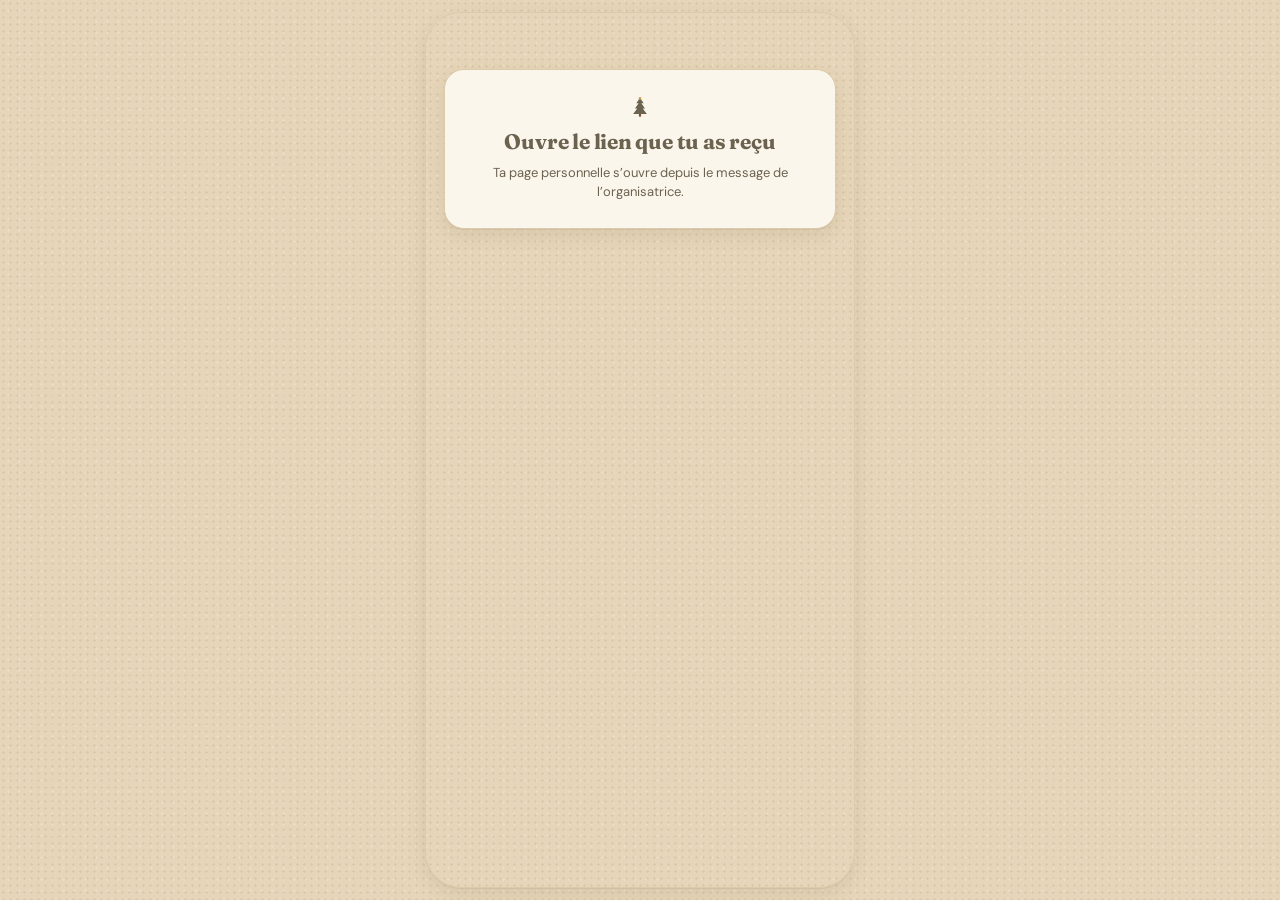
<file: index.html>
<!doctype html>
<html lang="fr">
<head>
<meta charset="utf-8">
<meta name="viewport" content="width=device-width,initial-scale=1,viewport-fit=cover">
<meta name="color-scheme" content="light">
<meta name="robots" content="noindex">
<title>Secret Santa 🎁</title>
<link rel="icon" href="data:image/svg+xml,%3Csvg xmlns='http://www.w3.org/2000/svg' viewBox='0 0 100 100'%3E%3Ctext y='.9em' font-size='90'%3E🎁%3C/text%3E%3C/svg%3E">
<link rel="preconnect" href="https://fonts.googleapis.com">
<link rel="preconnect" href="https://fonts.gstatic.com" crossorigin>
<link rel="stylesheet" href="https://fonts.googleapis.com/css2?family=Fraunces:opsz,wght@9..144,600;9..144,700&family=DM+Sans:wght@400;500;600&display=swap">
<link rel="stylesheet" href="style.css">
</head>
<body data-page="participant">
<div class="phone" id="phone"><div class="snow" id="snow" aria-hidden="true"></div><div id="app" style="display:contents"></div></div>
<script src="app.js"></script>
</body>
</html>
</file>
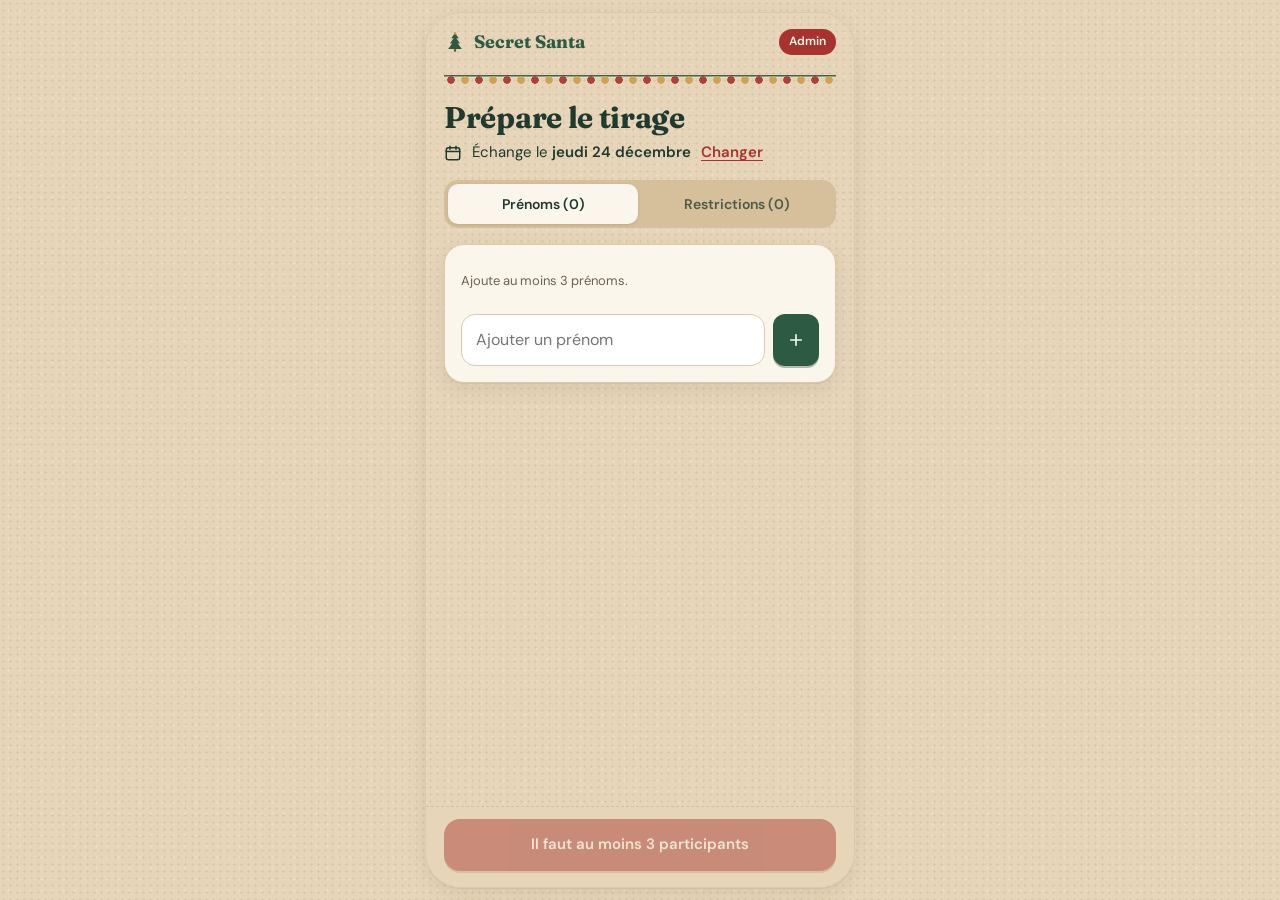
<file: admin.html>
<!doctype html>
<html lang="fr">
<head>
<meta charset="utf-8">
<meta name="viewport" content="width=device-width,initial-scale=1,viewport-fit=cover">
<meta name="color-scheme" content="light">
<meta name="robots" content="noindex">
<title>Secret Santa · Admin</title>
<link rel="icon" href="data:image/svg+xml,%3Csvg xmlns='http://www.w3.org/2000/svg' viewBox='0 0 100 100'%3E%3Ctext y='.9em' font-size='90'%3E🎁%3C/text%3E%3C/svg%3E">
<link rel="preconnect" href="https://fonts.googleapis.com">
<link rel="preconnect" href="https://fonts.gstatic.com" crossorigin>
<link rel="stylesheet" href="https://fonts.googleapis.com/css2?family=Fraunces:opsz,wght@9..144,600;9..144,700&family=DM+Sans:wght@400;500;600&display=swap">
<link rel="stylesheet" href="style.css">
</head>
<body data-page="admin">
<div class="phone" id="phone"><div class="snow" id="snow" aria-hidden="true"></div><div id="app" style="display:contents"></div></div>
<script src="app.js"></script>
</body>
</html>
</file>
<file: style.css>
/* ---------- Thème Noël : kraft, vert sapin, rouge baie (clair) ---------- */
:root{
  --kraft:#E6D5B8; --kraft-deep:#D6C09B; --paper:#FBF6EC; --ink:#1F3A2E; --muted:#6B6250; --line:#DCCBAA;
  --pine:#2D5A43; --pine-deep:#1F4231; --pine-ink:#FBF6EC; --pine-soft:#E3EBDF;
  --berry:#A8322D; --berry-ink:#FFF8F0; --gold:#C9A04A;
  --shadow:0 1px 0 rgba(90,70,40,.08),0 6px 18px rgba(90,70,40,.10);
  --font-display:"Fraunces",Georgia,"Times New Roman",serif;
  --font-body:"DM Sans",system-ui,-apple-system,sans-serif;
  color-scheme:light;
  box-sizing:border-box;
  padding-top:env(safe-area-inset-top,0px);
  padding-bottom:env(safe-area-inset-bottom,0px);
}
html{scroll-padding-top:env(safe-area-inset-top,0px)}
html,body{height:100%}
*{box-sizing:border-box}
body{margin:0;color:var(--ink);font:15px/1.45 var(--font-body);display:flex;justify-content:center;align-items:center;
  background-color:var(--kraft);
  background-image:radial-gradient(rgba(120,90,50,.10) 1px,transparent 1.2px),radial-gradient(rgba(255,255,255,.18) 1px,transparent 1.2px);
  background-size:7px 7px,11px 11px;background-position:0 0,3px 5px}
button,input,select,textarea{font:inherit;color:inherit}
button{cursor:pointer;border:0;background:none;padding:0}
:focus-visible{outline:2px solid var(--berry);outline-offset:2px}
svg{display:block}

/* ---------- Cadre ---------- */
.phone{width:100%;max-width:430px;height:100%;max-height:900px;display:flex;flex-direction:column;position:relative;overflow:hidden}
@media (min-width:520px){.phone{border:1px solid var(--line);border-radius:36px;box-shadow:var(--shadow);height:calc(100% - 24px)}}
.scroll{flex:1;overflow-y:auto;padding:16px 18px 28px;display:flex;flex-direction:column;gap:16px;min-width:0;position:relative;z-index:1}
.scroll>*{flex-shrink:0}
.foot{padding:12px 18px 16px;border-top:1px dashed var(--kraft-deep);background:var(--kraft);position:relative;z-index:1}
.demo{display:flex;align-items:center;justify-content:space-between;gap:10px;padding:8px 14px;background:var(--pine-deep);color:var(--pine-ink);font-size:12.5px;position:relative;z-index:2}
.demo button{font-weight:600;text-decoration:underline;text-underline-offset:3px}

/* Neige */
.snow{position:absolute;inset:0;pointer-events:none;z-index:0;overflow:hidden}
.snow i{position:absolute;top:-12px;width:6px;height:6px;border-radius:50%;background:#fff;opacity:.75;animation:fall linear infinite}
@keyframes fall{to{transform:translate3d(var(--dx,20px),105vh,0)}}

/* ---------- Typo ---------- */
h1,h2{font-family:var(--font-display);margin:0;letter-spacing:-.01em;text-wrap:balance;font-weight:700}
h1{font-size:30px;line-height:1.1}
h2{font-size:21px}
h3{font-size:15px;font-weight:700;margin:0}
p{margin:0}
.muted{color:var(--muted)}
.small{font-size:13px}
.label{font-size:13px;color:var(--muted);font-weight:600}

/* ---------- Composants ---------- */
.top{display:flex;align-items:center;justify-content:space-between;gap:12px}
.brand{font-family:var(--font-display);font-weight:700;font-size:18px;display:flex;align-items:center;gap:8px;color:var(--pine)}
.tag{font-size:12px;font-weight:600;border-radius:99px;padding:4px 10px;background:var(--berry);color:var(--berry-ink)}
.garland{height:14px;background:
  radial-gradient(circle at 7px 9px,var(--berry) 3.5px,transparent 4px) 0 0/28px 14px,
  radial-gradient(circle at 21px 9px,var(--gold) 3.5px,transparent 4px) 0 0/28px 14px,
  linear-gradient(var(--pine) ,var(--pine)) 0 4px/100% 1.5px no-repeat;opacity:.9}
.btn{display:flex;align-items:center;justify-content:center;gap:8px;width:100%;min-height:52px;padding:0 18px;border-radius:16px;background:var(--berry);color:var(--berry-ink);font-weight:600;text-align:center;box-shadow:0 2px 0 rgba(90,20,15,.25)}
.btn.ghost{background:var(--paper);color:var(--ink);border:1px solid var(--line);box-shadow:none}
.btn.pine{background:var(--pine);color:var(--pine-ink);box-shadow:0 2px 0 rgba(15,40,28,.3)}
.btn.sm{min-height:42px;width:auto;border-radius:12px;font-size:14px;padding:0 14px}
.btn:disabled{opacity:.45;cursor:not-allowed}
.card{background:var(--paper);border:1px solid var(--line);border-radius:20px;padding:16px;display:flex;flex-direction:column;gap:12px;min-width:0;box-shadow:var(--shadow)}
.row{display:flex;align-items:center;gap:12px;min-width:0}
.between{justify-content:space-between}
.grow{flex:1;min-width:0}
.ell{overflow:hidden;text-overflow:ellipsis;white-space:nowrap}
.av{width:38px;height:38px;border-radius:50%;display:grid;place-items:center;font-weight:700;font-size:14px;flex:none;font-family:var(--font-display)}
.a0{background:#F1D3CC;color:#7A2420}.a1{background:#D6E4D3;color:#1F4231}.a2{background:#EFE0BE;color:#6B4E14}.a3{background:#D9E2E8;color:#2A4152}.a4{background:#E9D9D0;color:#5A3A2A}
.pill{font-size:12px;font-weight:600;border-radius:99px;padding:4px 10px;background:var(--pine);color:var(--pine-ink);white-space:nowrap}
.pill.todo{background:transparent;border:1px solid var(--line);color:var(--muted)}
.tabs{display:grid;grid-auto-flow:column;grid-auto-columns:1fr;background:var(--kraft-deep);border-radius:14px;padding:4px;gap:4px}
.tabs button{min-height:40px;border-radius:10px;font-size:14px;font-weight:600;color:var(--ink);opacity:.75}
.tabs button[aria-selected="true"]{background:var(--paper);opacity:1;box-shadow:0 1px 3px rgba(90,70,40,.18)}
.field{display:flex;flex-direction:column;gap:6px;min-width:0}
input[type=text],select{width:100%;min-height:52px;border-radius:14px;border:1px solid var(--line);background:#fff;padding:0 14px;min-width:0;font-size:16px}
select{-webkit-appearance:none;appearance:none;font-weight:600;padding-right:44px;background:#fff url("data:image/svg+xml,%3Csvg xmlns='http://www.w3.org/2000/svg' width='20' height='20' viewBox='0 0 24 24' fill='none' stroke='%232D5A43' stroke-width='2.4' stroke-linecap='round' stroke-linejoin='round'%3E%3Cpath d='M6 9l6 6 6-6'/%3E%3C/svg%3E") no-repeat right 14px center}
html,body{overflow-x:hidden}
.inline{display:flex;gap:8px}
.inline>*{min-width:0}
.inline input,.inline select{flex:1}
.list{display:flex;flex-direction:column}
.list>.row{padding:11px 0;border-bottom:1px dashed var(--line)}
.list>.row:last-child{border-bottom:0}
.x{width:36px;height:36px;border-radius:50%;display:grid;place-items:center;color:var(--muted);flex:none}
.x:hover{background:var(--pine-soft)}
.check{display:flex;align-items:center;gap:12px;text-align:left}
.box{width:26px;height:26px;border-radius:8px;border:2px solid var(--line);display:grid;place-items:center;flex:none;color:transparent;background:#fff}
.check[aria-checked="true"] .box{background:var(--pine);border-color:var(--pine);color:var(--pine-ink)}
.empty{text-align:center;padding:26px 12px;color:var(--muted);display:flex;flex-direction:column;gap:8px;align-items:center}

/* Date : texte, pas un bouton */
.dateline{display:flex;align-items:center;gap:10px;flex-wrap:wrap;font-size:15px}
.dateline b{font-weight:600}
.link{color:var(--berry);font-weight:600;text-decoration:underline;text-underline-offset:3px;position:relative;overflow:hidden}
.link input{position:absolute;inset:0;opacity:0;width:100%;height:100%;cursor:pointer}

/* Cadeau à ouvrir */
.reveal{min-height:230px;border-radius:24px;background:var(--pine);color:var(--pine-ink);display:grid;place-items:center;text-align:center;padding:24px;position:relative;overflow:hidden;width:100%;box-shadow:var(--shadow)}
.reveal .rib{position:absolute;background:var(--berry)}
.reveal .rib.v{top:0;bottom:0;left:50%;width:26px;transform:translateX(-50%)}
.reveal .rib.h{left:0;right:0;top:50%;height:26px;transform:translateY(-50%)}
.reveal .tagc{position:relative;background:var(--paper);color:var(--ink);border-radius:10px;padding:12px 18px;box-shadow:0 3px 10px rgba(0,0,0,.18);display:flex;flex-direction:column;gap:2px;align-items:center;transform:rotate(-3deg)}
.reveal .tagc::before{content:"";position:absolute;top:8px;left:50%;width:8px;height:8px;margin-left:-4px;border-radius:50%;background:var(--kraft-deep)}
.reveal .tagc span:first-of-type{margin-top:8px}
.reveal .big{font-family:var(--font-display);font-size:36px;font-weight:700;line-height:1.05}
.opened{border-radius:24px;background:var(--paper);border:1px solid var(--line);text-align:center;padding:28px 20px;display:flex;flex-direction:column;gap:6px;align-items:center;box-shadow:var(--shadow);position:relative;overflow:hidden}
.opened .big{font-family:var(--font-display);font-size:44px;font-weight:700;color:var(--berry);line-height:1.05;animation:pop .5s cubic-bezier(.2,1.3,.4,1)}
@keyframes pop{from{transform:scale(.6);opacity:0}to{transform:scale(1);opacity:1}}
.flake{position:absolute;top:-10px;color:var(--pine);opacity:.6;animation:fall2 2.4s ease-in forwards;font-size:14px}
@keyframes fall2{to{transform:translateY(260px) rotate(200deg);opacity:0}}

/* Couches */
.overlay{position:absolute;inset:0;background:var(--kraft);z-index:5;display:grid;place-items:center;text-align:center;padding:24px}
.overlay .n{font-family:var(--font-display);font-size:46px;font-weight:700;color:var(--berry);min-height:60px}
.toast{position:absolute;left:50%;bottom:100px;transform:translateX(-50%);background:var(--pine-deep);color:var(--pine-ink);padding:10px 16px;border-radius:99px;font-size:13.5px;z-index:9;width:max-content;max-width:88%;text-align:center}
@media (prefers-reduced-motion:reduce){*{animation:none!important;transition:none!important}.snow{display:none}}
</file>
